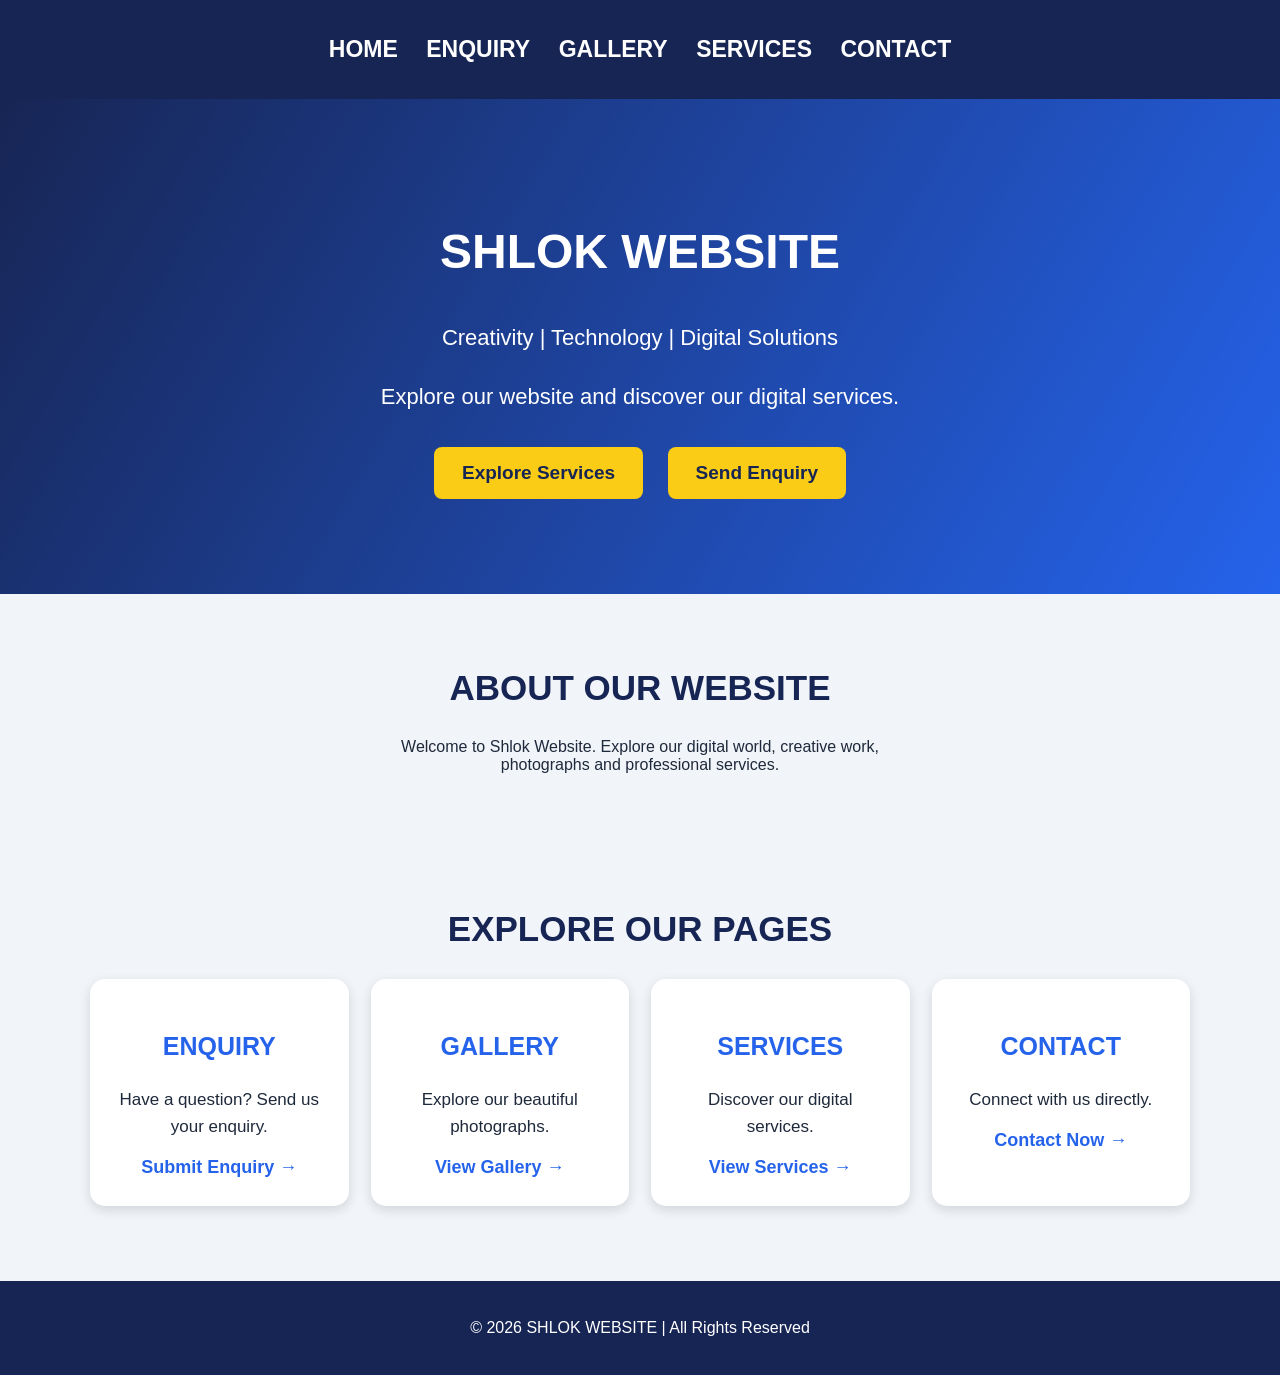
<file: index.html>
<!DOCTYPE html>
<html>
<head>
<title>Shlok Website - Home</title>
<style>
* {box-sizing:border-box;}
body {margin:0;font-family:Arial;background:#f1f5f9;color:#1e293b;}
nav {background:#172554;padding:24px 10px;text-align:center;}
nav a {color:white;text-decoration:none;font-size:23px;font-weight:bold;margin:12px;display:inline-block;}
nav a:hover {color:#facc15;}
.hero {background:linear-gradient(120deg,#172554,#2563eb);color:white;text-align:center;padding:85px 20px;}
.hero h1 {font-size:48px;}
.hero p {font-size:22px;line-height:1.7;}
.btn {display:inline-block;background:#facc15;color:#172554;padding:15px 28px;border-radius:8px;text-decoration:none;font-weight:bold;font-size:19px;margin:10px;}
.section {padding:45px 20px;text-align:center;}
.section h2 {font-size:35px;color:#172554;}
.cards {display:grid;grid-template-columns:repeat(auto-fit,minmax(220px,1fr));gap:22px;max-width:1100px;margin:30px auto;}
.card {background:white;padding:28px;border-radius:15px;box-shadow:0 4px 12px #0002;}
.card h3 {font-size:25px;color:#2563eb;}
.card p {font-size:17px;line-height:1.6;}
.card a {color:#2563eb;font-weight:bold;text-decoration:none;font-size:18px;}
footer {background:#172554;color:white;text-align:center;padding:22px;}
@media(max-width:600px) {
nav a {font-size:16px;margin:7px;}
.hero h1 {font-size:34px;}
}
</style>
</head>
<body>

<nav>
<a href="/">HOME</a>
<a href="/enquiry">ENQUIRY</a>
<a href="/gallery">GALLERY</a>
<a href="/services">SERVICES</a>
<a href="/contact">CONTACT</a>
</nav>

<section class="hero">
<h1>SHLOK WEBSITE</h1>
<p>Creativity | Technology | Digital Solutions</p>
<p>Explore our website and discover our digital services.</p>
<a class="btn" href="/services">Explore Services</a>
<a class="btn" href="/enquiry">Send Enquiry</a>
</section>

<section class="section">
<h2>ABOUT OUR WEBSITE</h2>
<p>Welcome to Shlok Website. Explore our digital world, creative work,<br>
photographs and professional services.</p>
</section>

<section class="section">
<h2>EXPLORE OUR PAGES</h2>
<div class="cards">

<div class="card">
<h3>ENQUIRY</h3>
<p>Have a question? Send us your enquiry.</p>
<a href="/enquiry">Submit Enquiry →</a>
</div>

<div class="card">
<h3>GALLERY</h3>
<p>Explore our beautiful photographs.</p>
<a href="/gallery">View Gallery →</a>
</div>

<div class="card">
<h3>SERVICES</h3>
<p>Discover our digital services.</p>
<a href="/services">View Services →</a>
</div>

<div class="card">
<h3>CONTACT</h3>
<p>Connect with us directly.</p>
<a href="/contact">Contact Now →</a>
</div>

</div>
</section>

<footer>
<p>© 2026 SHLOK WEBSITE | All Rights Reserved</p>
</footer>

</body>
</html>
</file>
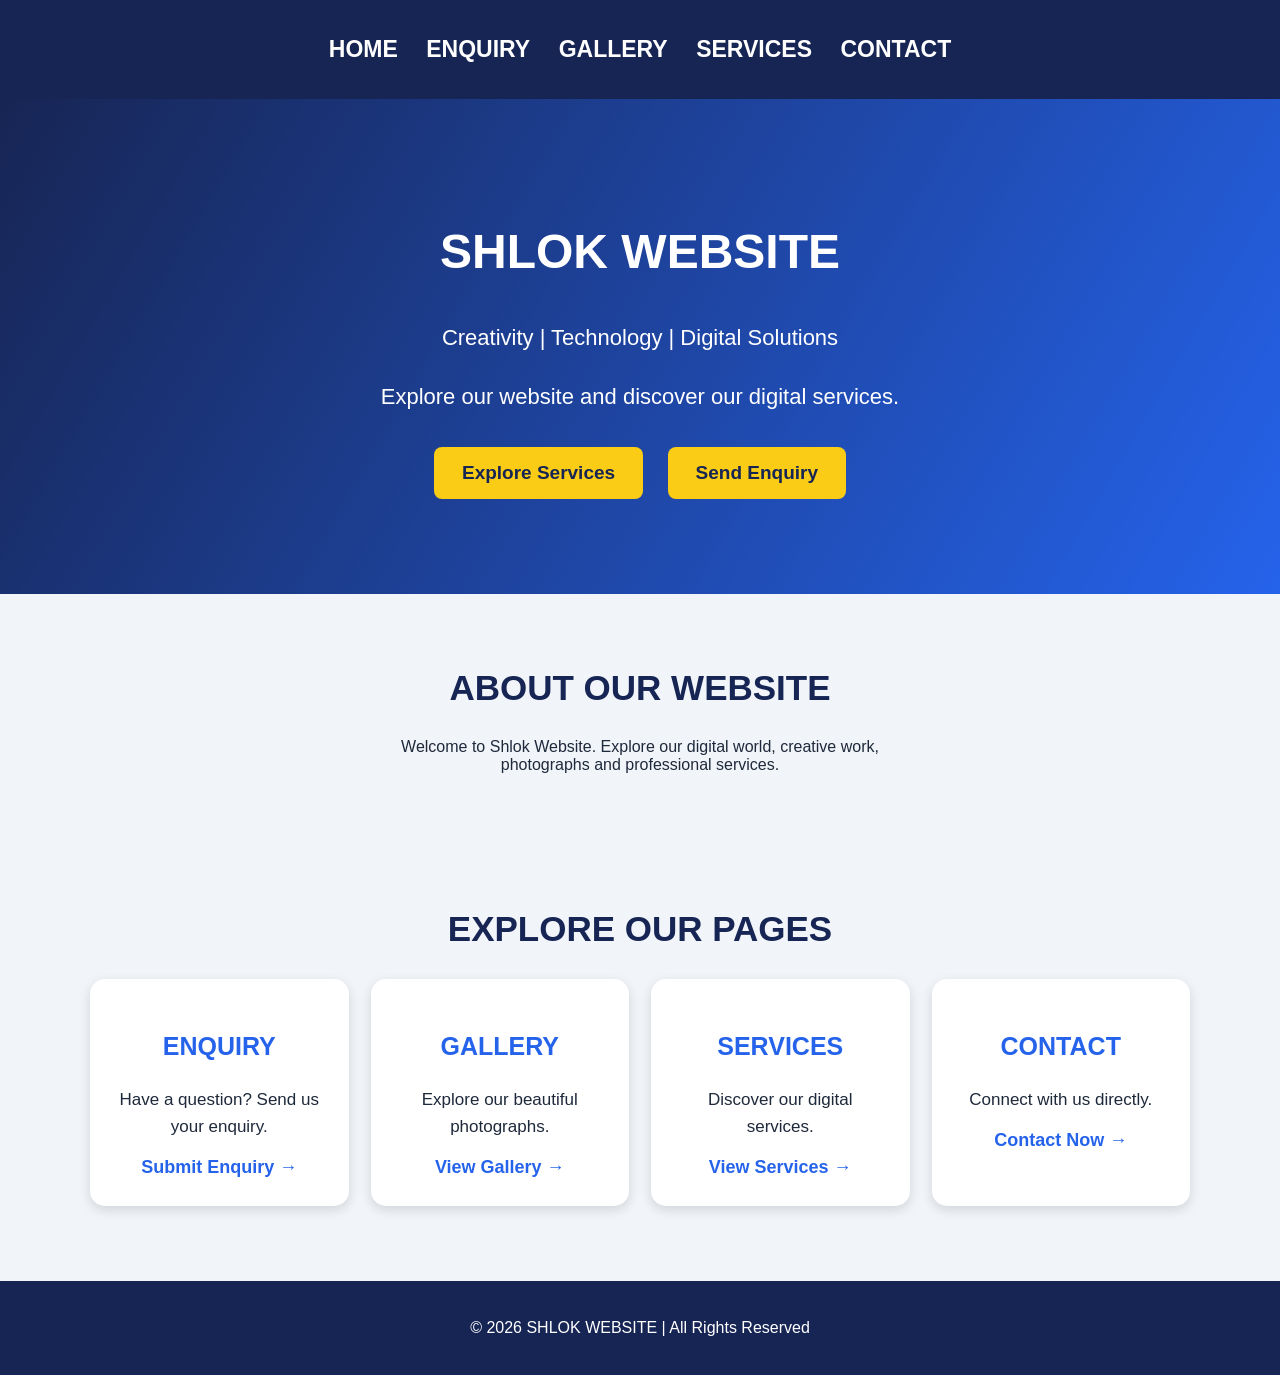
<file: templates/index.html>
<!DOCTYPE html>
<html>
<head>
<title>Shlok Website - Home</title>
<style>
* {box-sizing:border-box;}
body {margin:0;font-family:Arial;background:#f1f5f9;color:#1e293b;}
nav {background:#172554;padding:24px 10px;text-align:center;}
nav a {color:white;text-decoration:none;font-size:23px;font-weight:bold;margin:12px;display:inline-block;}
nav a:hover {color:#facc15;}
.hero {background:linear-gradient(120deg,#172554,#2563eb);color:white;text-align:center;padding:85px 20px;}
.hero h1 {font-size:48px;}
.hero p {font-size:22px;line-height:1.7;}
.btn {display:inline-block;background:#facc15;color:#172554;padding:15px 28px;border-radius:8px;text-decoration:none;font-weight:bold;font-size:19px;margin:10px;}
.section {padding:45px 20px;text-align:center;}
.section h2 {font-size:35px;color:#172554;}
.cards {display:grid;grid-template-columns:repeat(auto-fit,minmax(220px,1fr));gap:22px;max-width:1100px;margin:30px auto;}
.card {background:white;padding:28px;border-radius:15px;box-shadow:0 4px 12px #0002;}
.card h3 {font-size:25px;color:#2563eb;}
.card p {font-size:17px;line-height:1.6;}
.card a {color:#2563eb;font-weight:bold;text-decoration:none;font-size:18px;}
footer {background:#172554;color:white;text-align:center;padding:22px;}
@media(max-width:600px) {
nav a {font-size:16px;margin:7px;}
.hero h1 {font-size:34px;}
}
</style>
</head>
<body>

<nav>
<a href="/">HOME</a>
<a href="/enquiry">ENQUIRY</a>
<a href="/gallery">GALLERY</a>
<a href="/services">SERVICES</a>
<a href="/contact">CONTACT</a>
</nav>

<section class="hero">
<h1>SHLOK WEBSITE</h1>
<p>Creativity | Technology | Digital Solutions</p>
<p>Explore our website and discover our digital services.</p>
<a class="btn" href="/services">Explore Services</a>
<a class="btn" href="/enquiry">Send Enquiry</a>
</section>

<section class="section">
<h2>ABOUT OUR WEBSITE</h2>
<p>Welcome to Shlok Website. Explore our digital world, creative work,<br>
photographs and professional services.</p>
</section>

<section class="section">
<h2>EXPLORE OUR PAGES</h2>
<div class="cards">

<div class="card">
<h3>ENQUIRY</h3>
<p>Have a question? Send us your enquiry.</p>
<a href="/enquiry">Submit Enquiry →</a>
</div>

<div class="card">
<h3>GALLERY</h3>
<p>Explore our beautiful photographs.</p>
<a href="/gallery">View Gallery →</a>
</div>

<div class="card">
<h3>SERVICES</h3>
<p>Discover our digital services.</p>
<a href="/services">View Services →</a>
</div>

<div class="card">
<h3>CONTACT</h3>
<p>Connect with us directly.</p>
<a href="/contact">Contact Now →</a>
</div>

</div>
</section>

<footer>
<p>© 2026 SHLOK WEBSITE | All Rights Reserved</p>
</footer>

</body>
</html>
</file>
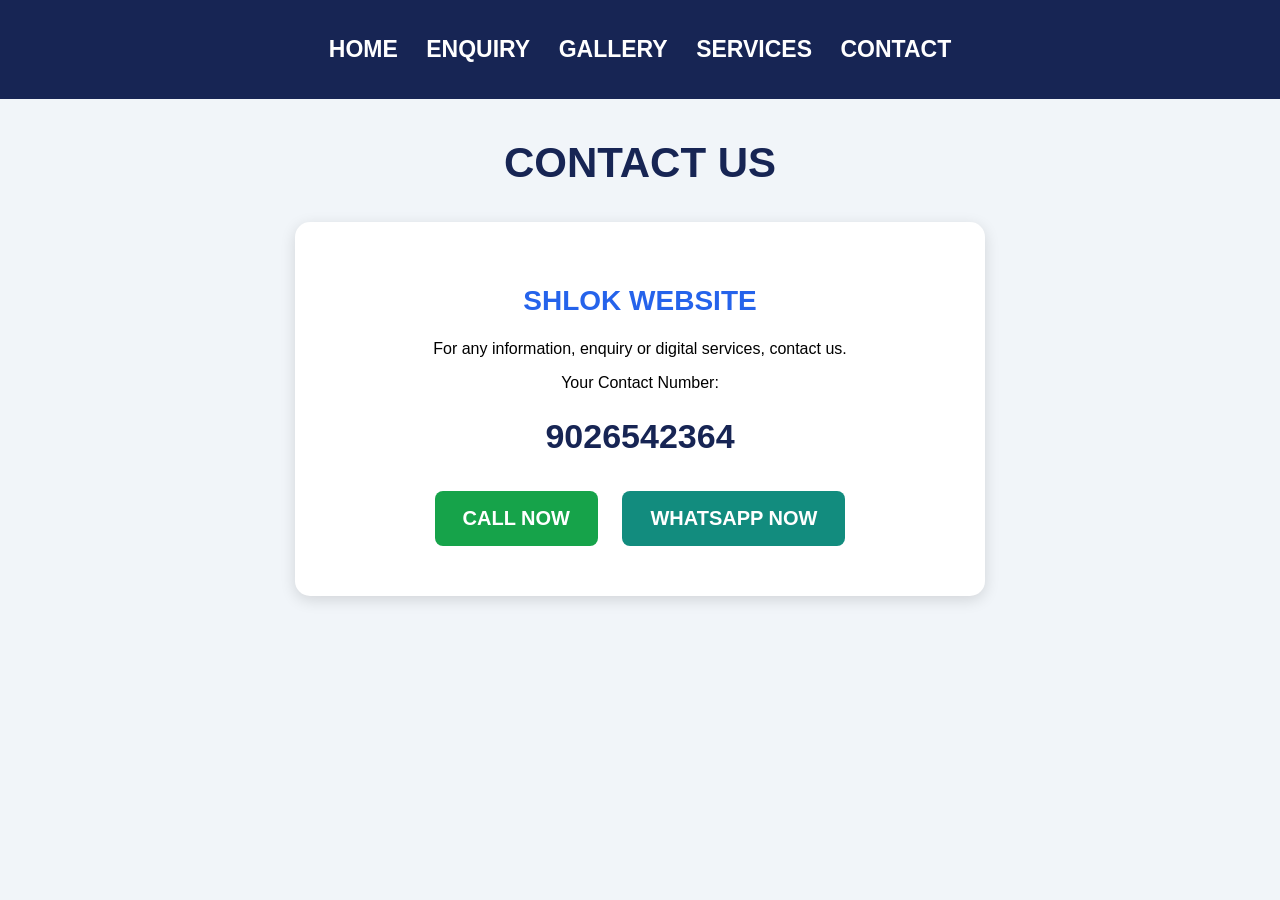
<file: contact.html>
<!DOCTYPE html>
<html>
<head>
<title>Contact - Shlok Website</title>
<style>
body {margin:0;font-family:Arial;background:#f1f5f9;}
nav {background:#172554;padding:24px 10px;text-align:center;}
nav a {color:white;text-decoration:none;font-size:23px;font-weight:bold;margin:12px;display:inline-block;}
nav a:hover {color:#facc15;}
h1 {text-align:center;color:#172554;font-size:42px;margin-top:40px;}
.contact {background:white;max-width:650px;margin:35px auto;padding:40px 20px;border-radius:15px;text-align:center;box-shadow:0 4px 15px #0002;}
.contact h2 {font-size:28px;color:#2563eb;}
.phone {font-size:34px;font-weight:bold;color:#172554;margin:25px 0;}
.btn {display:inline-block;padding:16px 28px;margin:10px;border-radius:8px;text-decoration:none;font-size:20px;font-weight:bold;color:white;}
.call {background:#16a34a;}
.whatsapp {background:#128c7e;}
.btn:hover {opacity:0.8;}
@media(max-width:600px) {
nav a {font-size:16px;margin:7px;}
.phone {font-size:27px;}
}
</style>
</head>
<body>

<nav>
<a href="/">HOME</a>
<a href="/enquiry">ENQUIRY</a>
<a href="/gallery">GALLERY</a>
<a href="/services">SERVICES</a>
<a href="/contact">CONTACT</a>
</nav>

<h1>CONTACT US</h1>

<div class="contact">

<h2>SHLOK WEBSITE</h2>

<p>For any information, enquiry or digital services, contact us.</p>

<p>Your Contact Number:</p>

<div class="phone">9026542364</div>

<a class="btn call" href="tel:9026542364">
CALL NOW
</a>

<a class="btn whatsapp"
href="https://wa.me/919026542364">
WHATSAPP NOW
</a>

</div>

</body>
</html>
</file>
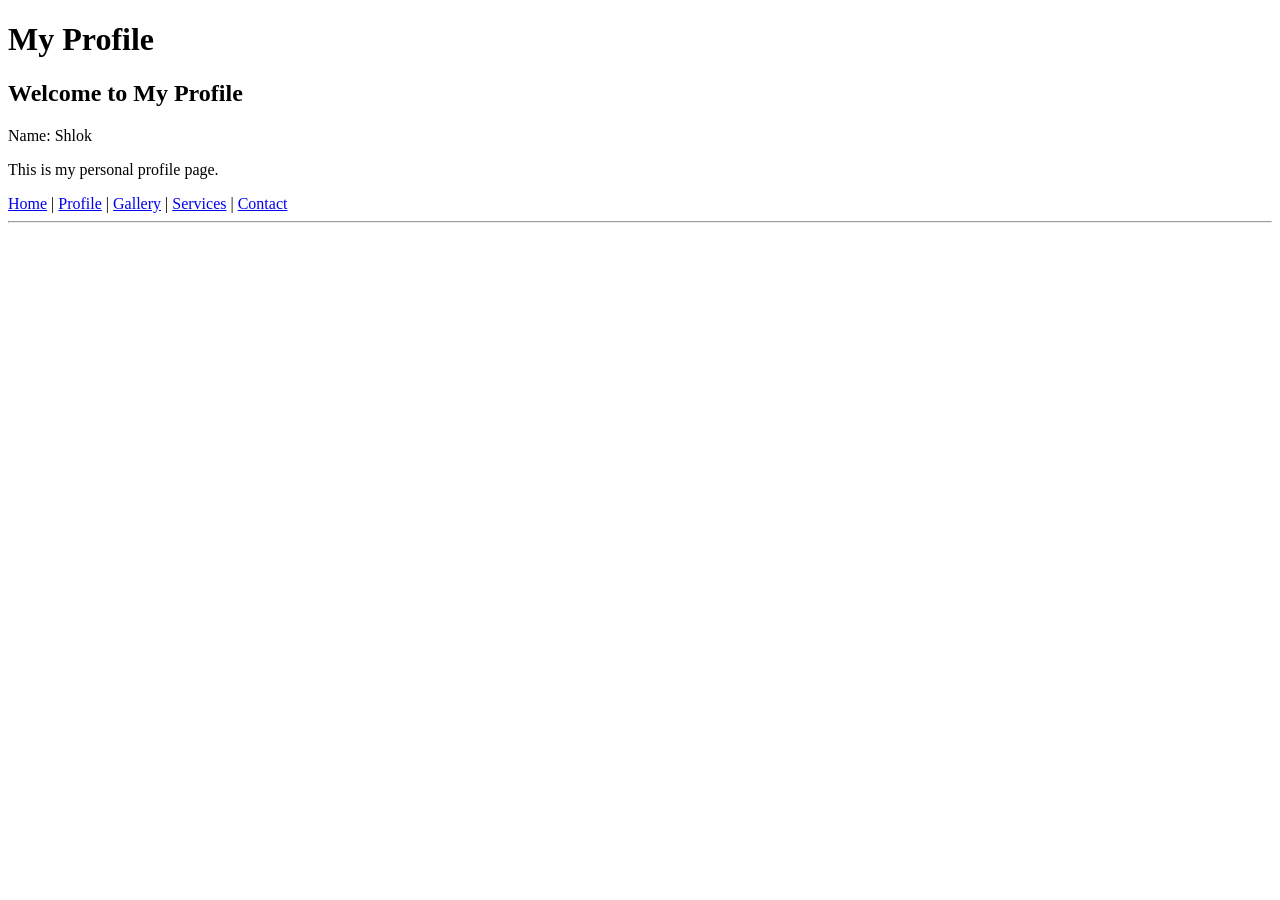
<file: profile.html>
<!DOCTYPE html>
<html>
<head><title>Profile</title></head>
<body>
<h1>My Profile</h1>
<h2>Welcome to My Profile</h2>
<p>Name: Shlok</p>
<p>This is my personal profile page.</p>
</body>
<nav>
    <a href="/">Home</a> |
    <a href="/profile">Profile</a> |
    <a href="/gallery">Gallery</a> |
    <a href="/services">Services</a> |
    <a href="/contact">Contact</a>
</nav>
<hr>
</html>
</file>
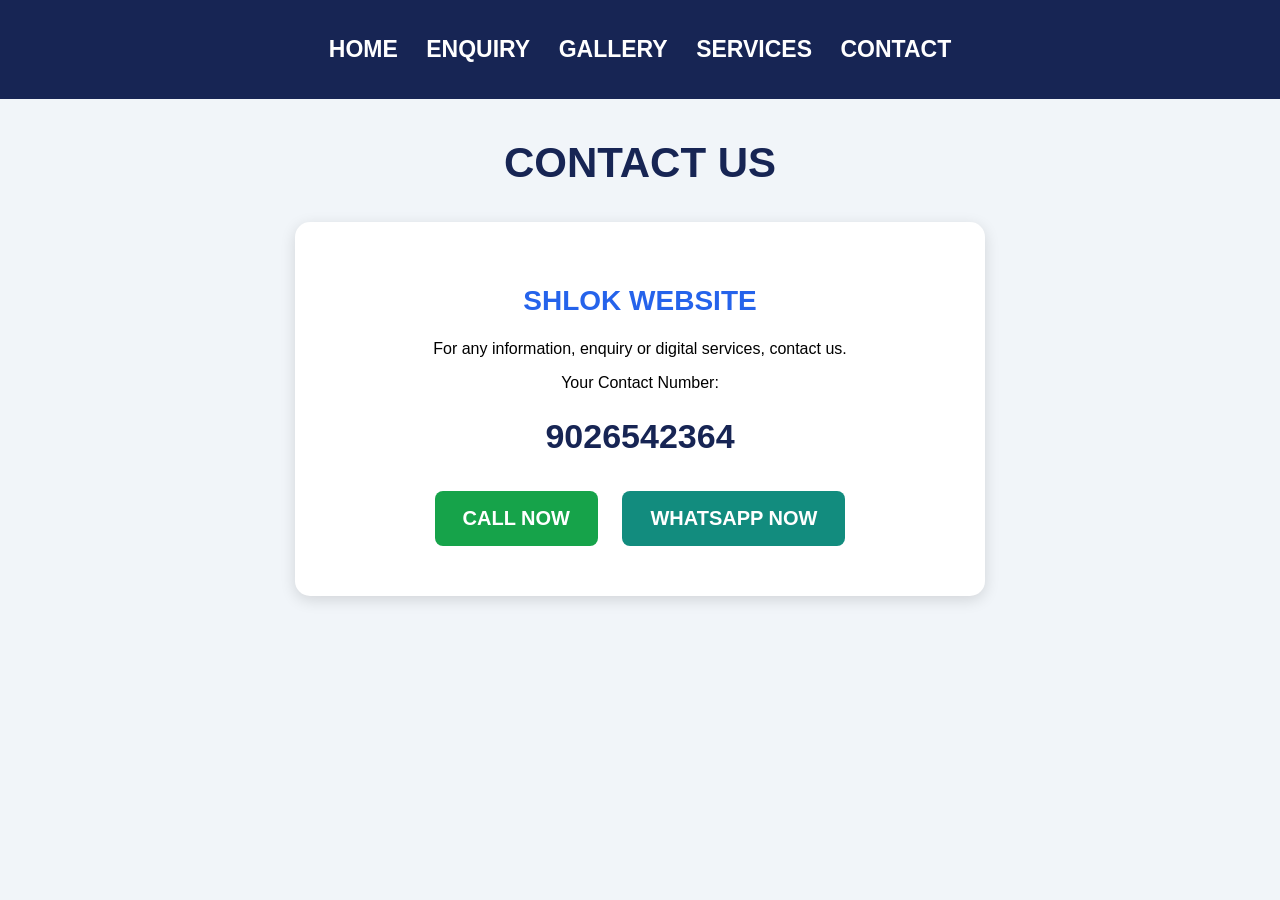
<file: templates/contact.html>
<!DOCTYPE html>
<html>
<head>
<title>Contact - Shlok Website</title>
<style>
body {margin:0;font-family:Arial;background:#f1f5f9;}
nav {background:#172554;padding:24px 10px;text-align:center;}
nav a {color:white;text-decoration:none;font-size:23px;font-weight:bold;margin:12px;display:inline-block;}
nav a:hover {color:#facc15;}
h1 {text-align:center;color:#172554;font-size:42px;margin-top:40px;}
.contact {background:white;max-width:650px;margin:35px auto;padding:40px 20px;border-radius:15px;text-align:center;box-shadow:0 4px 15px #0002;}
.contact h2 {font-size:28px;color:#2563eb;}
.phone {font-size:34px;font-weight:bold;color:#172554;margin:25px 0;}
.btn {display:inline-block;padding:16px 28px;margin:10px;border-radius:8px;text-decoration:none;font-size:20px;font-weight:bold;color:white;}
.call {background:#16a34a;}
.whatsapp {background:#128c7e;}
.btn:hover {opacity:0.8;}
@media(max-width:600px) {
nav a {font-size:16px;margin:7px;}
.phone {font-size:27px;}
}
</style>
</head>
<body>

<nav>
<a href="/">HOME</a>
<a href="/enquiry">ENQUIRY</a>
<a href="/gallery">GALLERY</a>
<a href="/services">SERVICES</a>
<a href="/contact">CONTACT</a>
</nav>

<h1>CONTACT US</h1>

<div class="contact">

<h2>SHLOK WEBSITE</h2>

<p>For any information, enquiry or digital services, contact us.</p>

<p>Your Contact Number:</p>

<div class="phone">9026542364</div>

<a class="btn call" href="tel:9026542364">
CALL NOW
</a>

<a class="btn whatsapp"
href="https://wa.me/919026542364">
WHATSAPP NOW
</a>

</div>

</body>
</html>
</file>
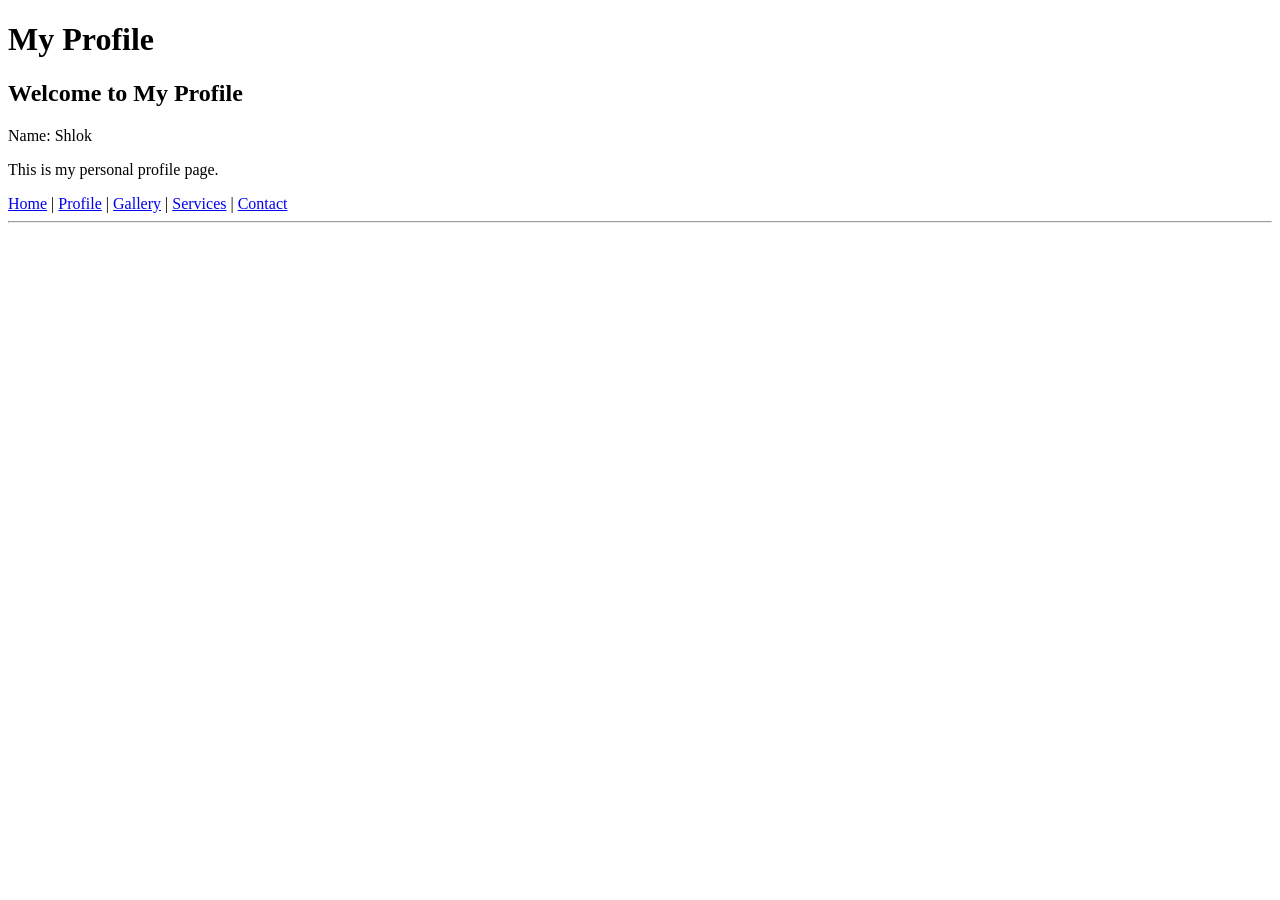
<file: templates/profile.html>
<!DOCTYPE html>
<html>
<head><title>Profile</title></head>
<body>
<h1>My Profile</h1>
<h2>Welcome to My Profile</h2>
<p>Name: Shlok</p>
<p>This is my personal profile page.</p>
</body>
<nav>
    <a href="/">Home</a> |
    <a href="/profile">Profile</a> |
    <a href="/gallery">Gallery</a> |
    <a href="/services">Services</a> |
    <a href="/contact">Contact</a>
</nav>
<hr>
</html>
</file>
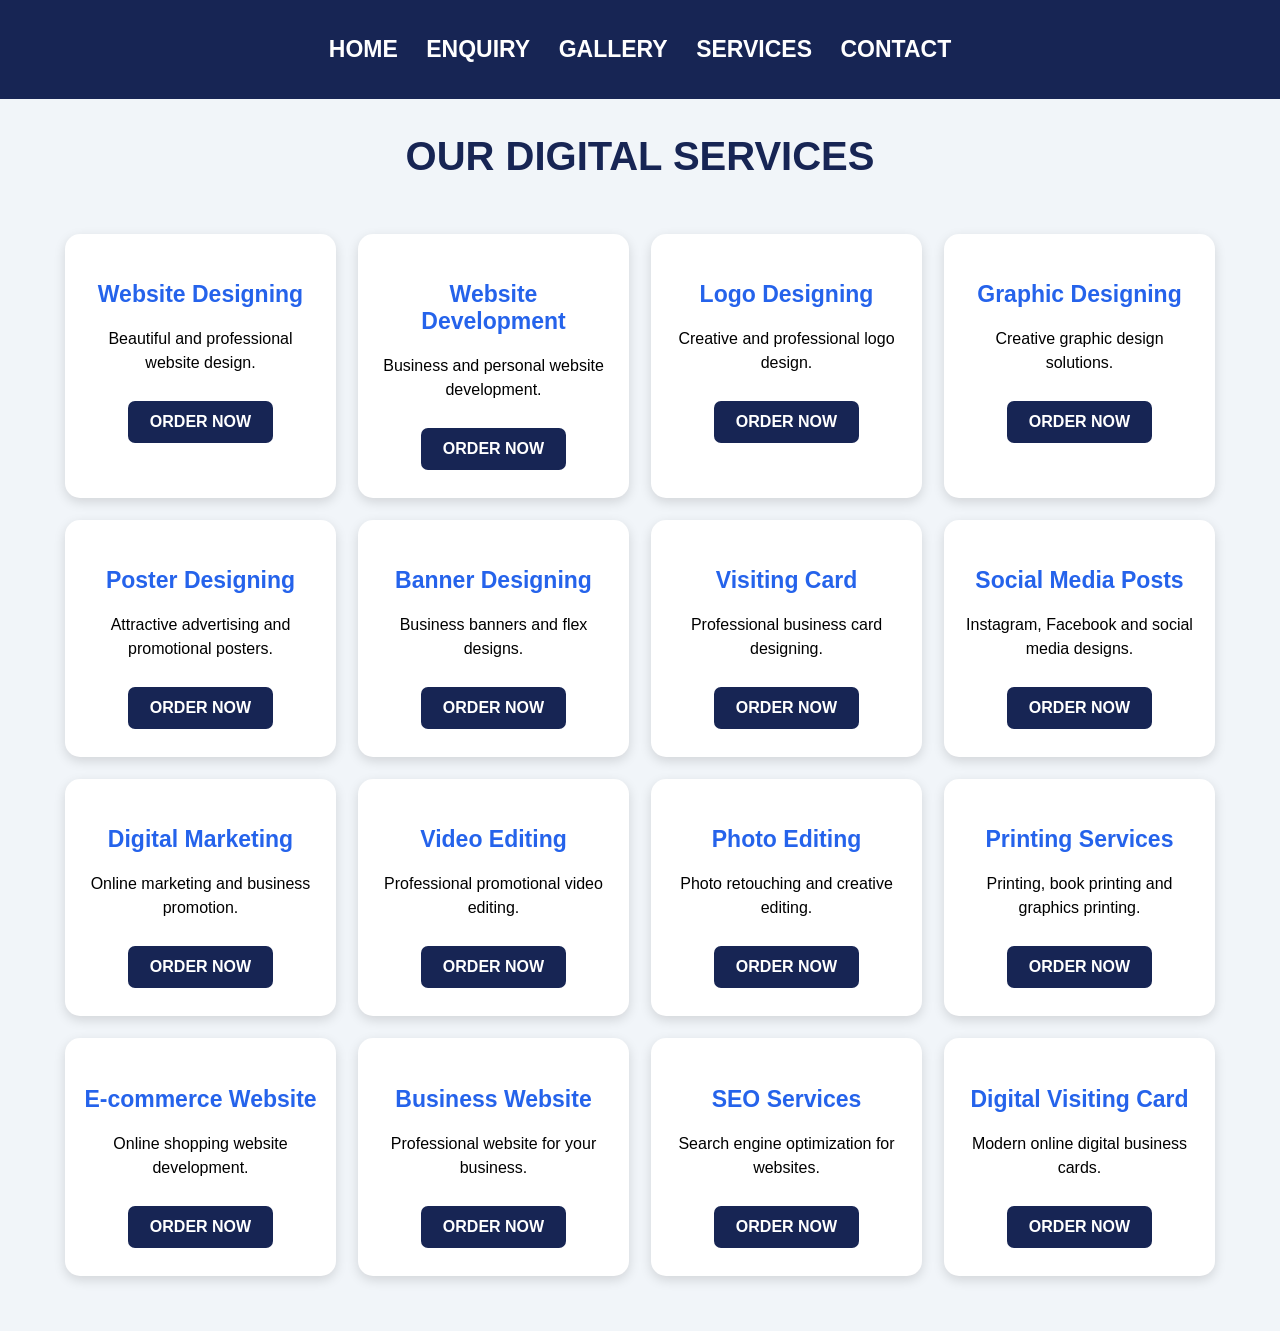
<file: templates/services.html>
<!DOCTYPE html>
<html>
<head>
<title>Services - Shlok Website</title>
<style>
body {margin:0;font-family:Arial;background:#f1f5f9;}
nav {background:#172554;padding:24px 10px;text-align:center;}
nav a {color:white;text-decoration:none;font-size:23px;font-weight:bold;margin:12px;display:inline-block;}
nav a:hover {color:#facc15;}
h1 {text-align:center;color:#172554;font-size:40px;margin-top:35px;}
.services {display:grid;grid-template-columns:repeat(auto-fit,minmax(230px,1fr));gap:22px;max-width:1150px;margin:35px auto;padding:20px;}
.card {background:white;text-align:center;padding:28px 18px;border-radius:15px;box-shadow:0 4px 12px #0002;}
.card h2 {color:#2563eb;font-size:23px;}
.card p {font-size:16px;line-height:1.5;}
.card a {display:inline-block;background:#172554;color:white;text-decoration:none;padding:12px 22px;border-radius:7px;font-weight:bold;margin-top:10px;}
.card a:hover {background:#2563eb;}
@media(max-width:600px) {nav a {font-size:16px;margin:7px;}}
</style>
</head>
<body>

<nav>
<a href="/">HOME</a>
<a href="/enquiry">ENQUIRY</a>
<a href="/gallery">GALLERY</a>
<a href="/services">SERVICES</a>
<a href="/contact">CONTACT</a>
</nav>

<h1>OUR DIGITAL SERVICES</h1>

<div class="services">

<div class="card">
<h2>Website Designing</h2>
<p>Beautiful and professional website design.</p>
<a href="/enquiry">ORDER NOW</a>
</div>

<div class="card">
<h2>Website Development</h2>
<p>Business and personal website development.</p>
<a href="/enquiry">ORDER NOW</a>
</div>

<div class="card">
<h2>Logo Designing</h2>
<p>Creative and professional logo design.</p>
<a href="/enquiry">ORDER NOW</a>
</div>

<div class="card">
<h2>Graphic Designing</h2>
<p>Creative graphic design solutions.</p>
<a href="/enquiry">ORDER NOW</a>
</div>

<div class="card">
<h2>Poster Designing</h2>
<p>Attractive advertising and promotional posters.</p>
<a href="/enquiry">ORDER NOW</a>
</div>

<div class="card">
<h2>Banner Designing</h2>
<p>Business banners and flex designs.</p>
<a href="/enquiry">ORDER NOW</a>
</div>

<div class="card">
<h2>Visiting Card</h2>
<p>Professional business card designing.</p>
<a href="/enquiry">ORDER NOW</a>
</div>

<div class="card">
<h2>Social Media Posts</h2>
<p>Instagram, Facebook and social media designs.</p>
<a href="/enquiry">ORDER NOW</a>
</div>

<div class="card">
<h2>Digital Marketing</h2>
<p>Online marketing and business promotion.</p>
<a href="/enquiry">ORDER NOW</a>
</div>

<div class="card">
<h2>Video Editing</h2>
<p>Professional promotional video editing.</p>
<a href="/enquiry">ORDER NOW</a>
</div>

<div class="card">
<h2>Photo Editing</h2>
<p>Photo retouching and creative editing.</p>
<a href="/enquiry">ORDER NOW</a>
</div>

<div class="card">
<h2>Printing Services</h2>
<p>Printing, book printing and graphics printing.</p>
<a href="/enquiry">ORDER NOW</a>
</div>

<div class="card">
<h2>E-commerce Website</h2>
<p>Online shopping website development.</p>
<a href="/enquiry">ORDER NOW</a>
</div>

<div class="card">
<h2>Business Website</h2>
<p>Professional website for your business.</p>
<a href="/enquiry">ORDER NOW</a>
</div>

<div class="card">
<h2>SEO Services</h2>
<p>Search engine optimization for websites.</p>
<a href="/enquiry">ORDER NOW</a>
</div>

<div class="card">
<h2>Digital Visiting Card</h2>
<p>Modern online digital business cards.</p>
<a href="/enquiry">ORDER NOW</a>
</div>

</div>
</body>
</html>
</file>
